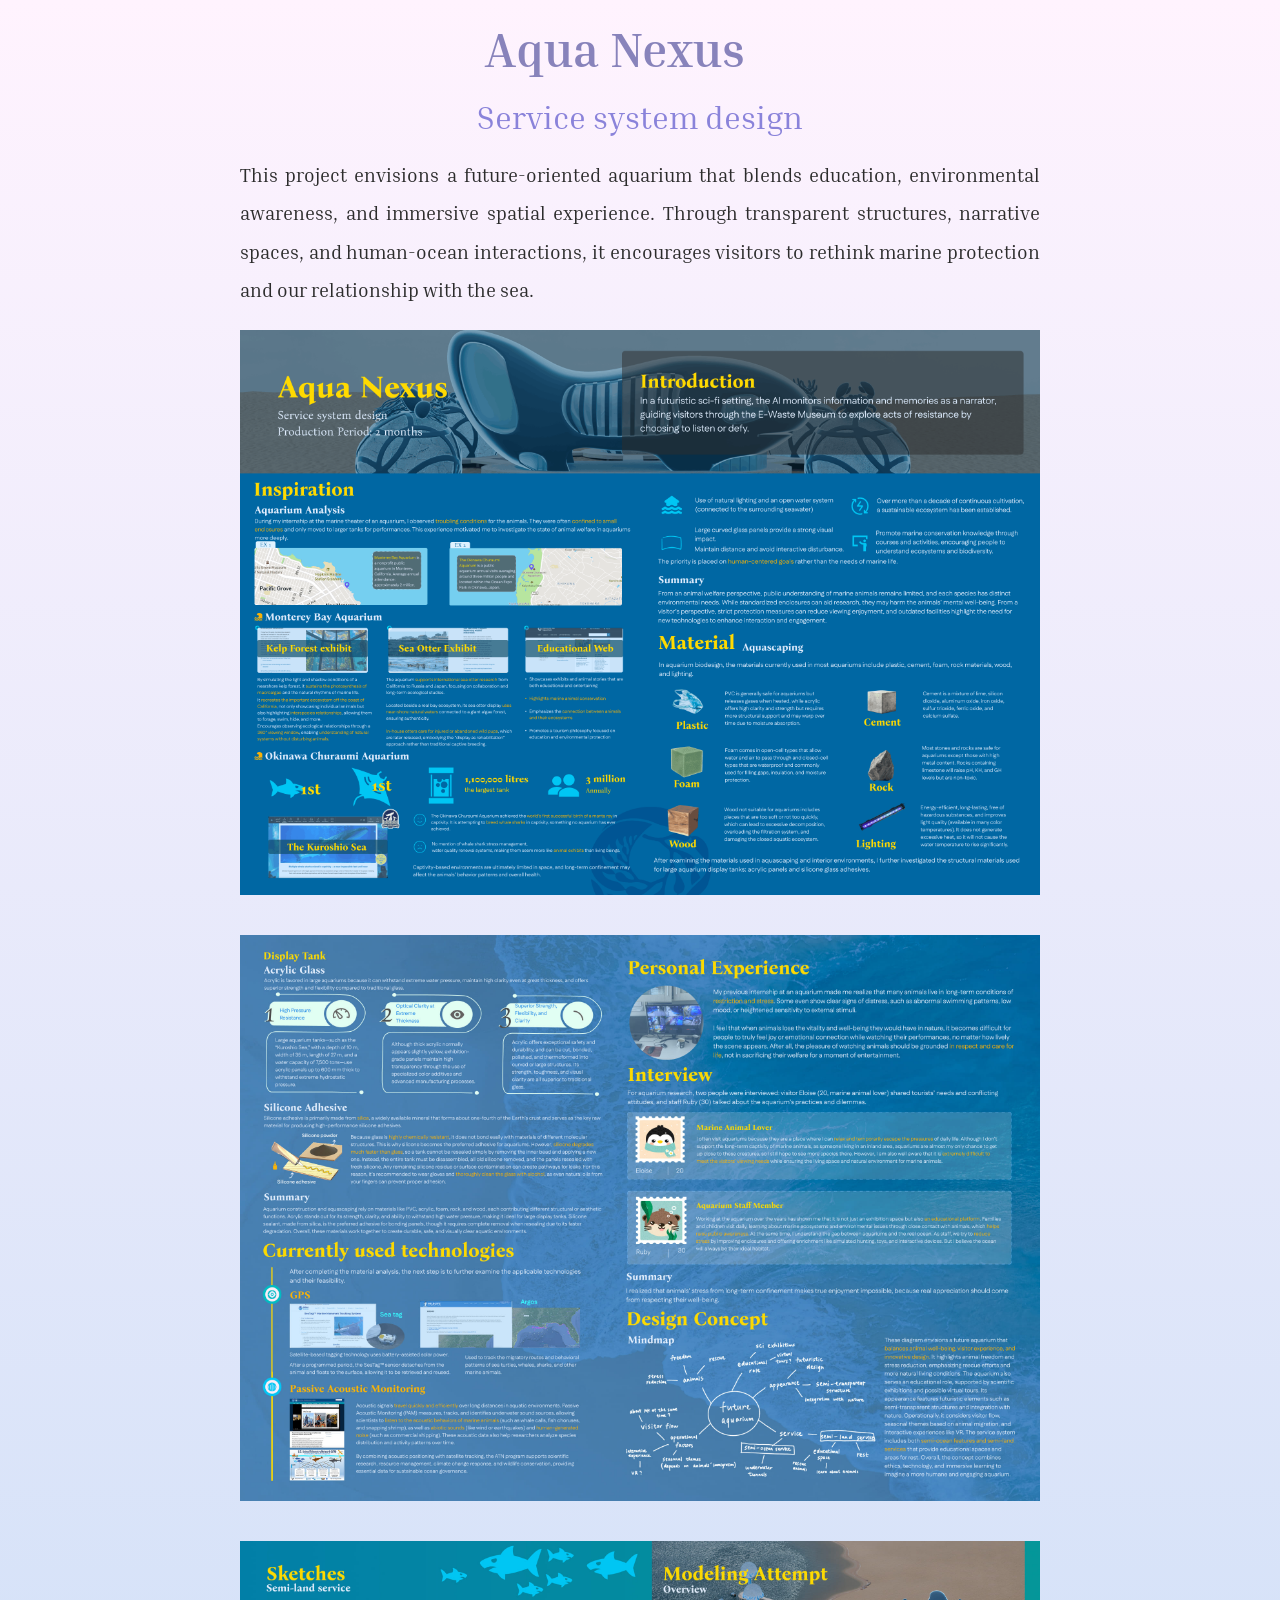
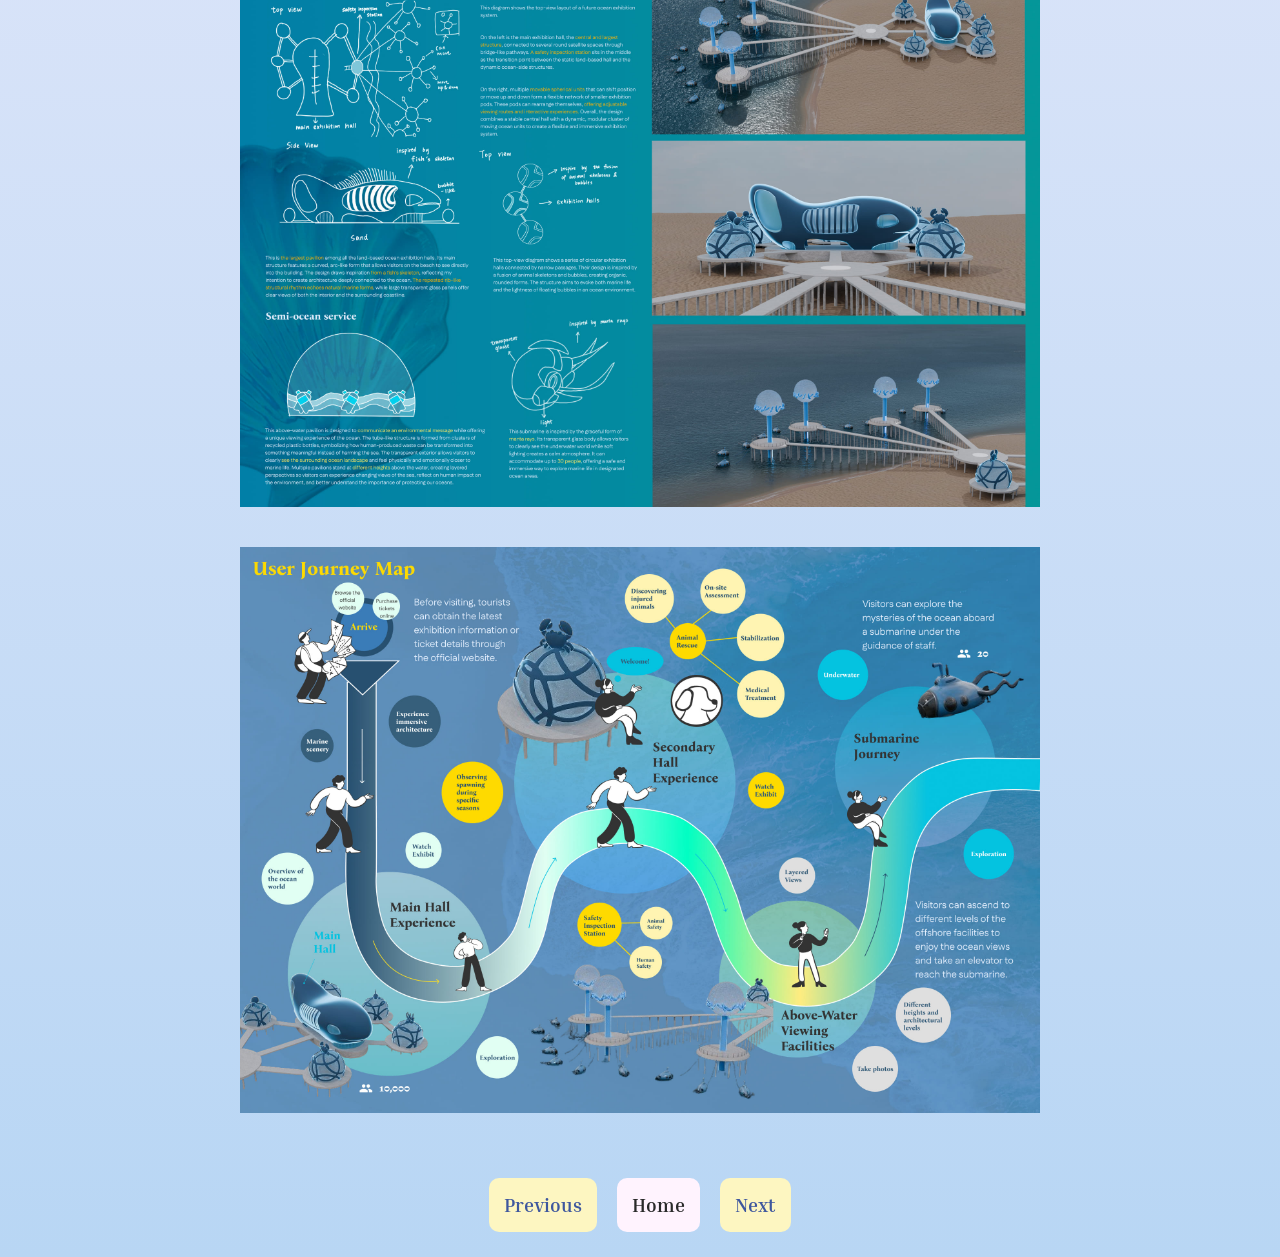
<file: projects/aqua/index.html>
<!DOCTYPE html>
<html lang="en">
<head>
    <meta charset="UTF-8">
    <meta name="viewport" content="width=device-width, initial-scale=1.0">
    <title>Aqua Nexus</title>

    <link rel="preconnect" href="https://fonts.googleapis.com">
    <link rel="preconnect" href="https://fonts.gstatic.com" crossorigin>
    <link href="https://fonts.googleapis.com/css2?family=Inria+Serif:wght@400;700&display=swap" rel="stylesheet">

    <link href = "../styles.css" rel="stylesheet">
</head>

<body>
    <div class="header">
        <div class="left">
            <h1>Aqua Nexus</h1>
        </div>

    </div>

    <h2>Service system design</h2>
    <article>
        <p>This project envisions a future-oriented aquarium that blends education, environmental awareness, and immersive spatial experience. Through transparent structures, narrative spaces, and human-ocean interactions, it encourages visitors to rethink marine protection and our relationship with the sea.
        </p>
        <img src="../../images/4-1.png" alt="halo1" width="600">
        <img src="../../images/4-2.jpg" alt="halo1" width="600">
        <img src="../../images/4-3.jpg" alt="halo1" width="600">
        <img src="../../images/4-4.jpg" alt="halo1" width="600">

            <nav>
                <ul>
                    <li><a href="../halo/index.html">Previous</a></li>
                    <li><a href="../../index.html" id="home-btn">Home</a></li>
                    <li><a href="../chlorgen/index.html">Next</a></li>
                </ul>
            </nav>
    </article>


</body>
</html>
</file>
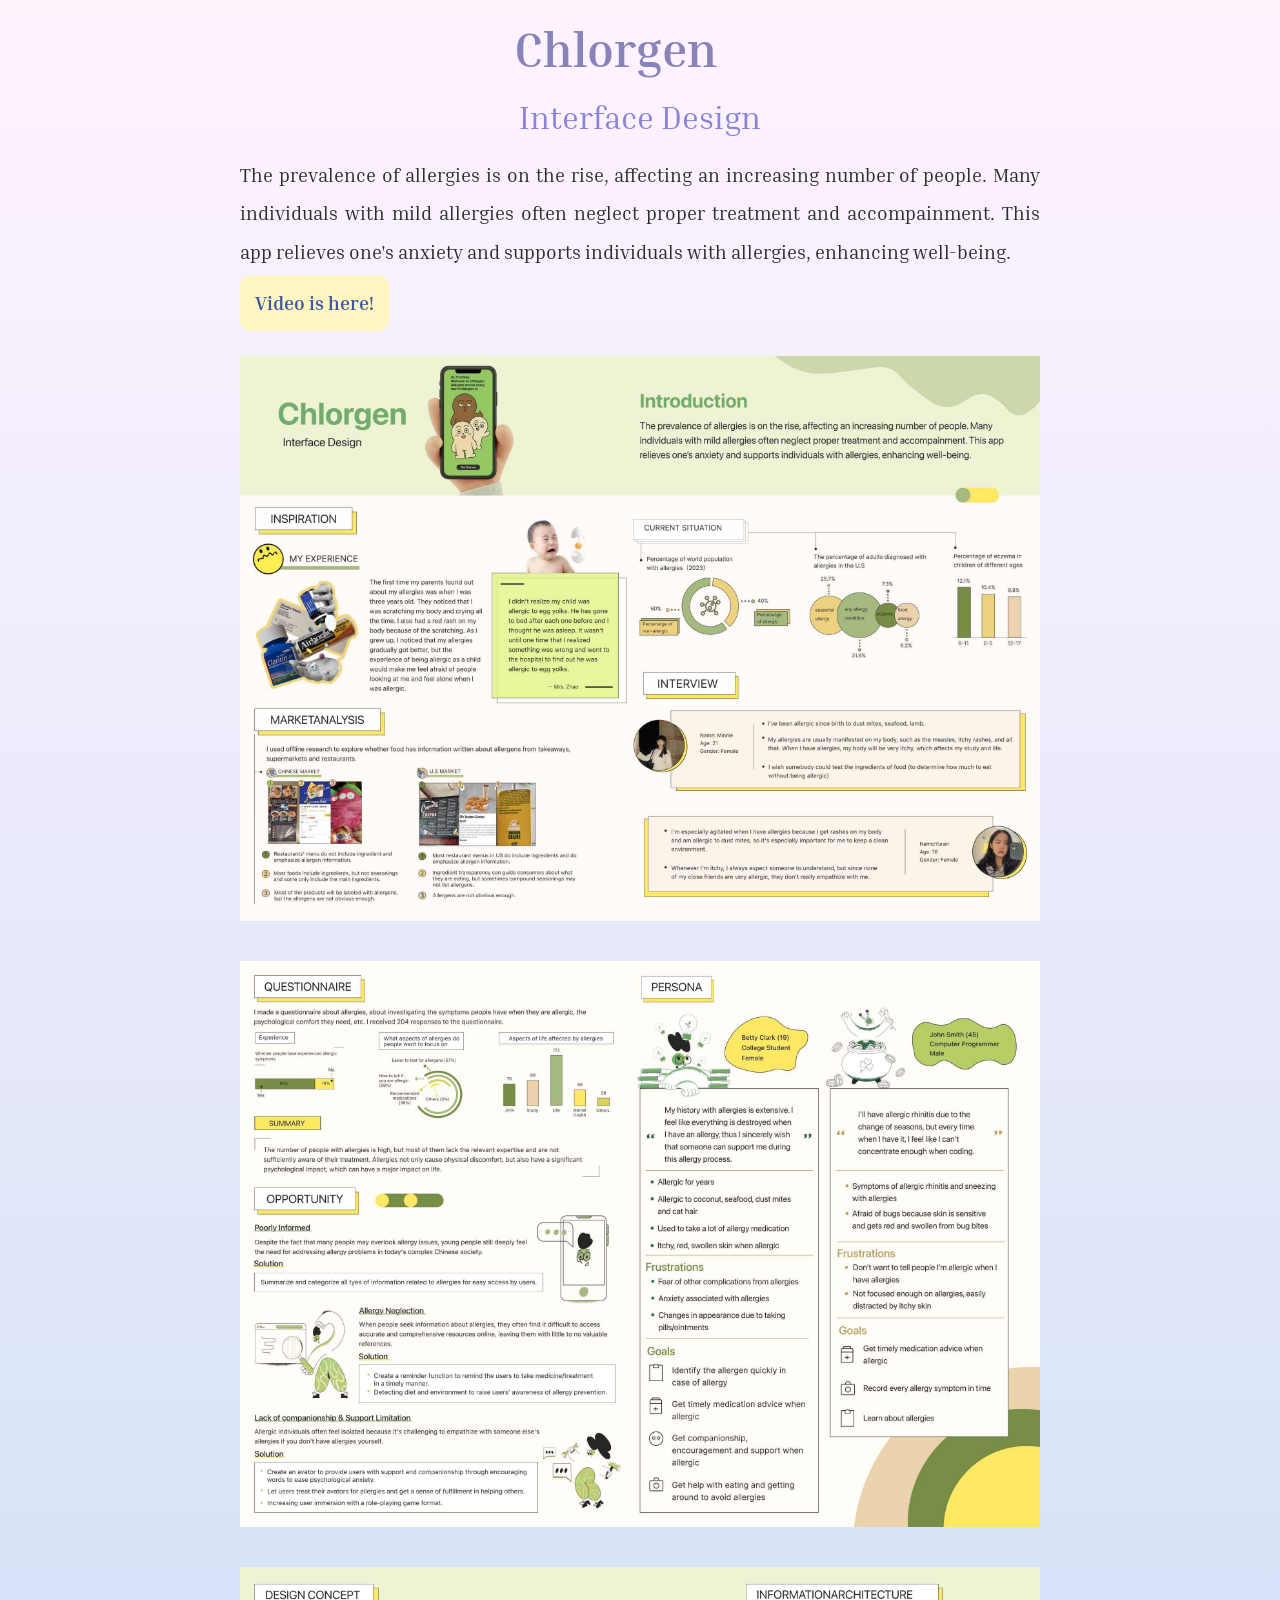
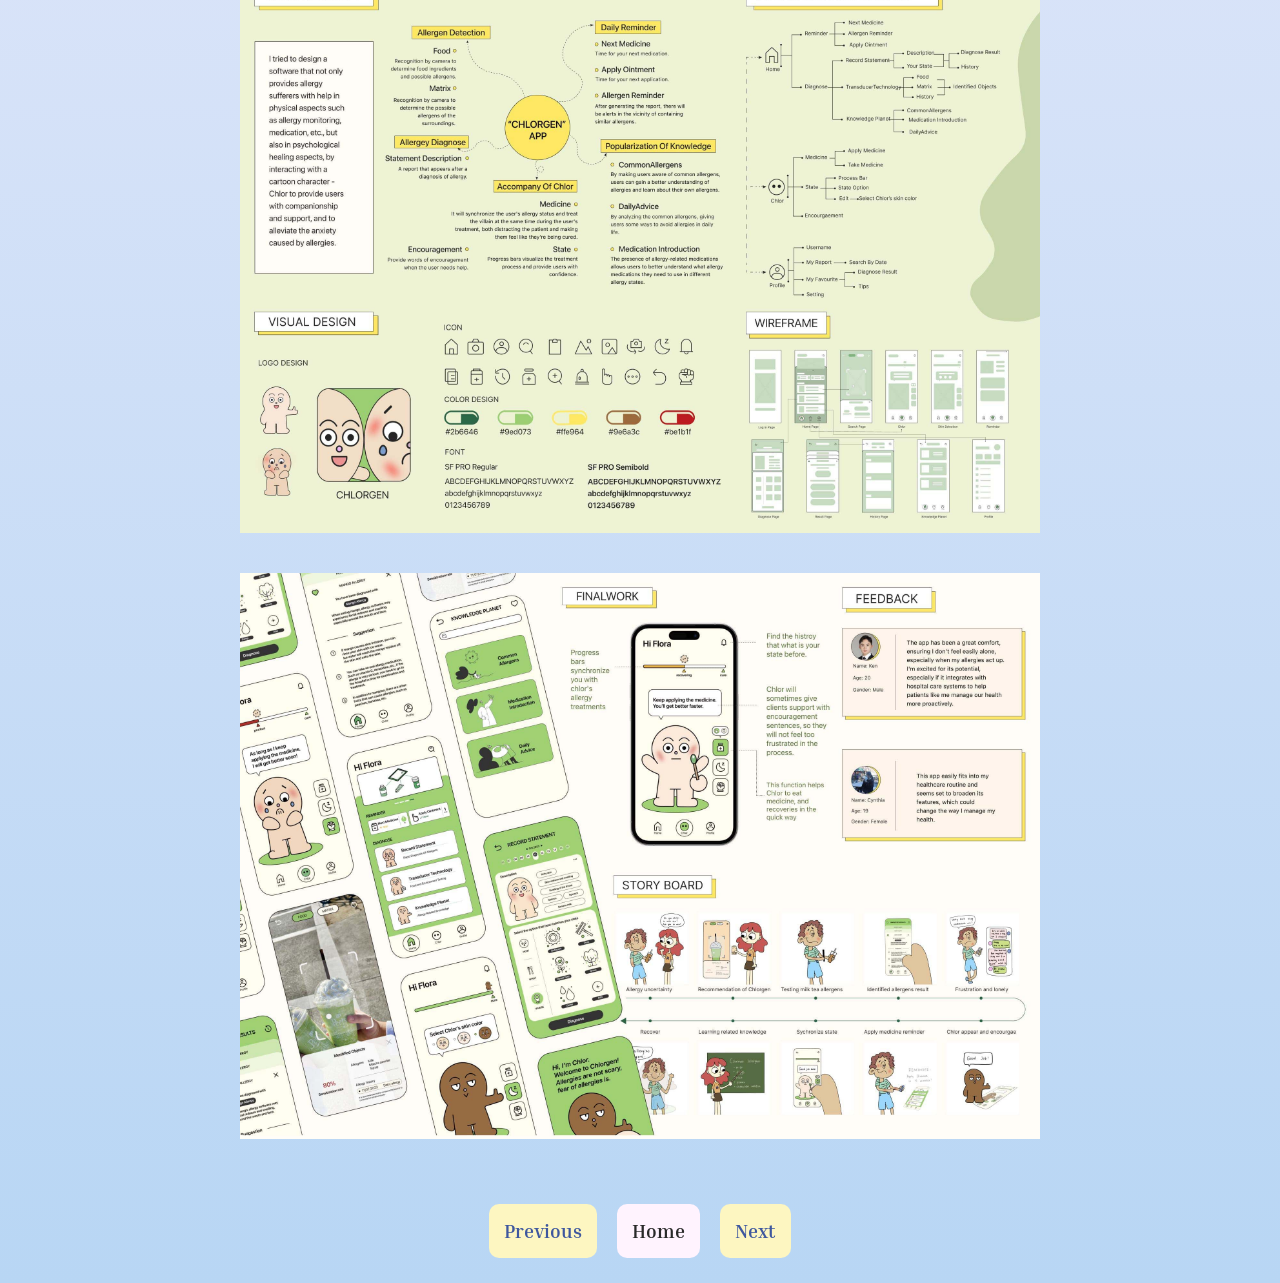
<file: projects/chlorgen/index.html>
<!DOCTYPE html>
<html lang="en">
<head>
    <meta charset="UTF-8">
    <meta name="viewport" content="width=device-width, initial-scale=1.0">
    <title>Journal</title>

    <link rel="preconnect" href="https://fonts.googleapis.com">
    <link rel="preconnect" href="https://fonts.gstatic.com" crossorigin>
    <link href="https://fonts.googleapis.com/css2?family=Inria+Serif:wght@400;700&display=swap" rel="stylesheet">

    <link href = "../styles.css" rel="stylesheet">
</head>

<body>
    <div class="header">
        <div class="left">
            <h1>Chlorgen</h1>
        </div>

    </div>

    <h2>Interface Design</h2>
    <article>
        <p>The prevalence of allergies is on the rise, affecting an increasing number of people. Many individuals with mild allergies often neglect proper treatment and accompainment. This app relieves one's anxiety and supports individuals with allergies, enhancing well-being.
        </p>
        <a href="https://www.youtube.com/watch?v=xmglshzT0Us">Video is here!</a>
        <img src="../../images/3-1.jpg" alt="halo1" width="600">
        <img src="../../images/3-2.jpg" alt="halo1" width="600">
        <img src="../../images/3-3.jpg" alt="halo1" width="600">
        <img src="../../images/3-4.jpg" alt="halo1" width="600">

            <nav>
                <ul>
                    

                    <li><a href="../aqua/index.html">Previous</a></li>
                    <li><a href="../../index.html" id="home-btn">Home</a></li>
                    <li><a href="../others/index.html">Next</a></li>
                </ul>
            </nav>
    </article>


</body>
</html>
</file>
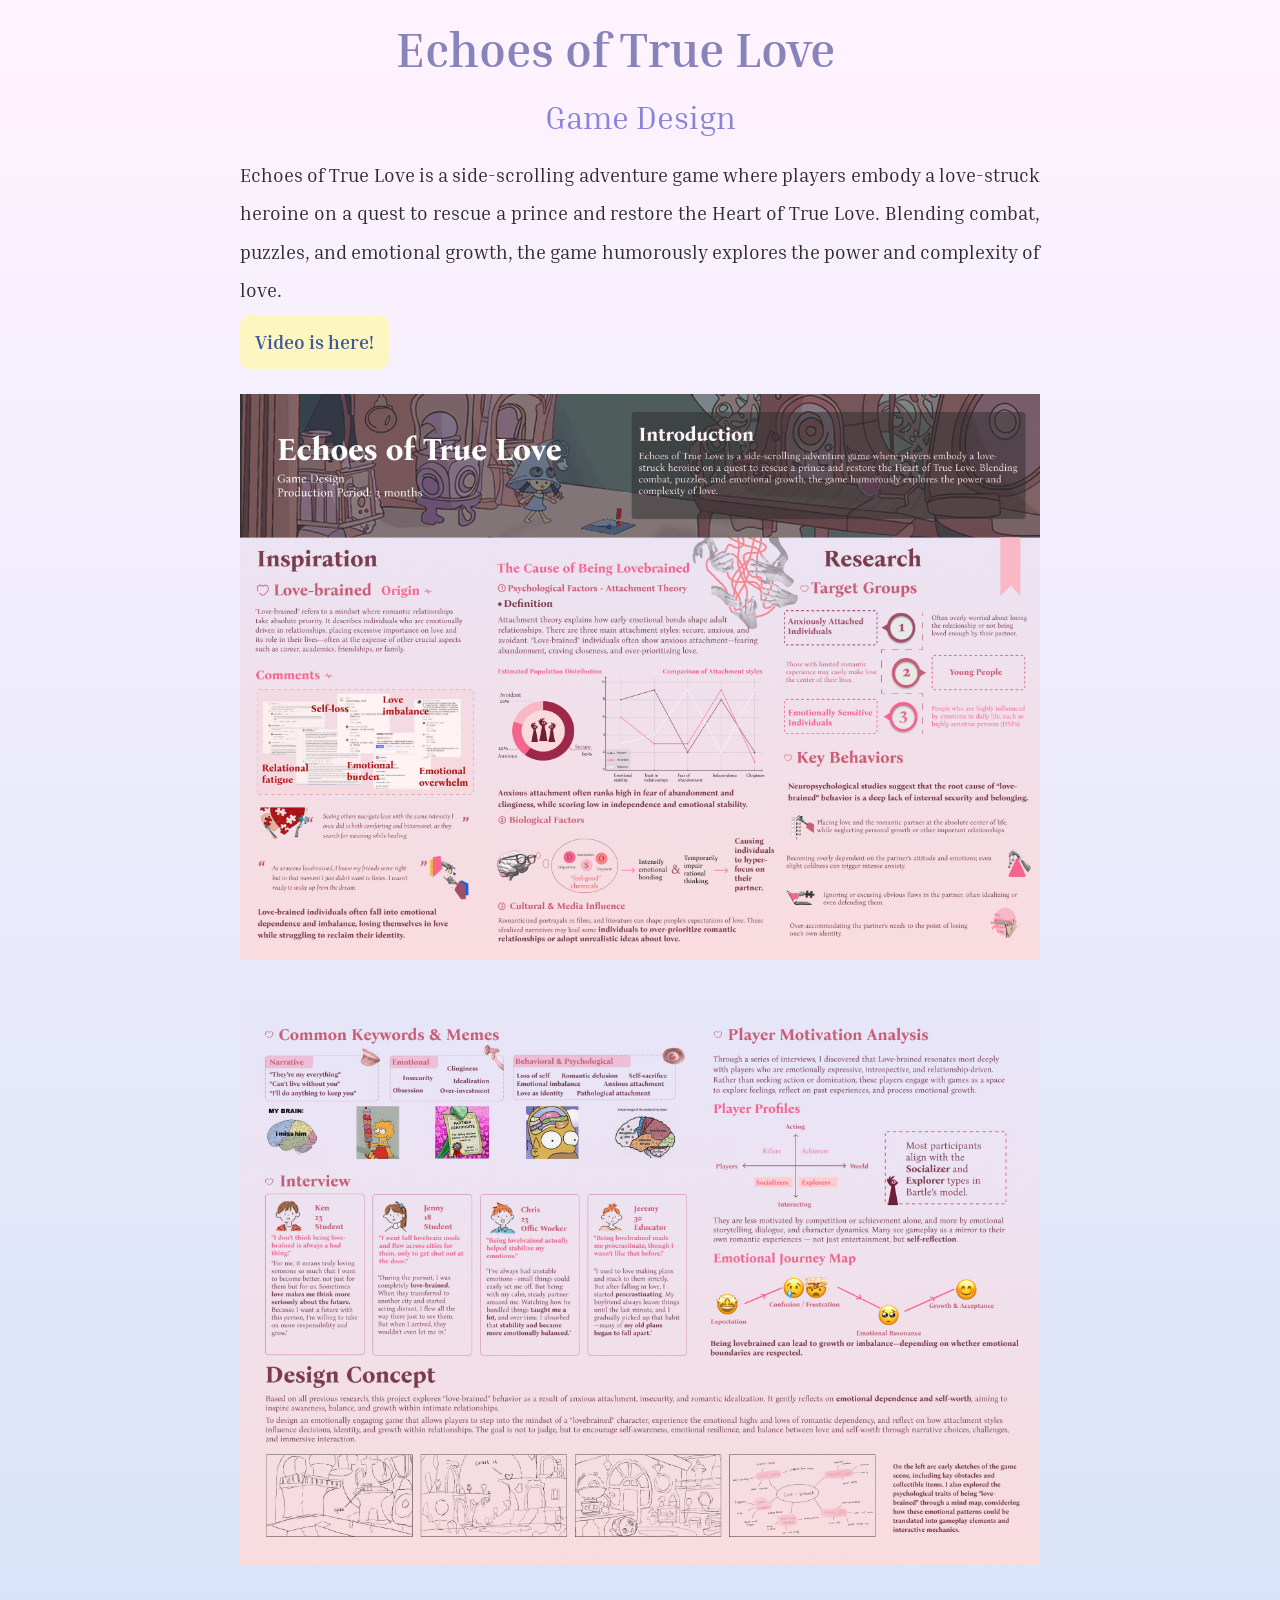
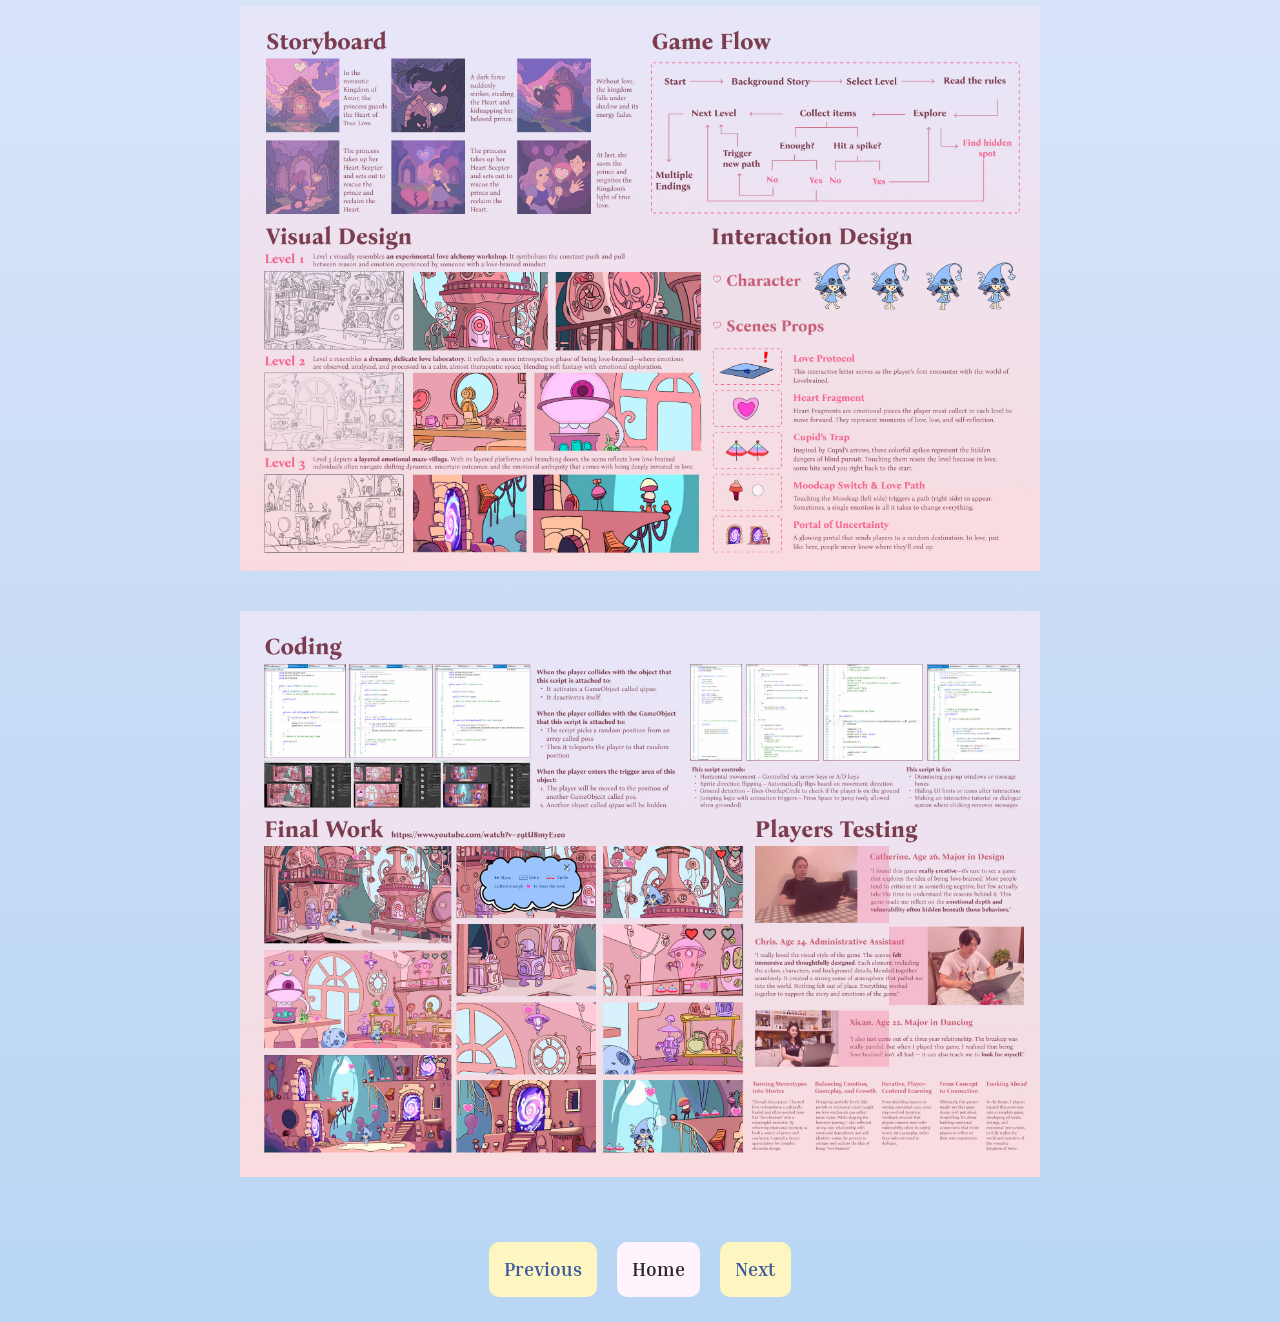
<file: projects/echo/index.html>
<!DOCTYPE html>
<html lang="en">
<head>
    <meta charset="UTF-8">
    <meta name="viewport" content="width=device-width, initial-scale=1.0">
    <title>Journal</title>

    <link rel="preconnect" href="https://fonts.googleapis.com">
    <link rel="preconnect" href="https://fonts.gstatic.com" crossorigin>
    <link href="https://fonts.googleapis.com/css2?family=Inria+Serif:wght@400;700&display=swap" rel="stylesheet">

    <link href = "../styles.css" rel="stylesheet">
</head>

<body>
    <div class="header">
        <div class="left">
            <h1>Echoes of True Love</h1>
        </div>

    </div>

    <h2>Game Design</h2>
    <article>
        <p>Echoes of True Love is a side-scrolling adventure game where players embody a love-struck heroine on a quest to rescue a prince and restore the Heart of True Love. Blending combat, puzzles, and emotional growth, the game humorously explores the power and complexity of love.
        </p>

        <a href="https://www.youtube.com/watch?v=z9tU8myE1eo&t=2s">Video is here!</a>
        <img src="../../images/6-1.jpg" alt="halo1" width="600">
        <img src="../../images/6-2.jpg" alt="halo1" width="600">
        <img src="../../images/6-3.jpg" alt="halo1" width="600">
        <img src="../../images/6-4.jpg" alt="halo1" width="600">

            <nav>
                <ul>
                    <li><a href="../gn/index.html">Previous</a></li>
                    <li><a href="../../index.html" id="home-btn">Home</a></li>
                    <li><a href="../halo/index.html">Next</a></li>
                </ul>
            </nav>
    </article>


</body>
</html>
</file>
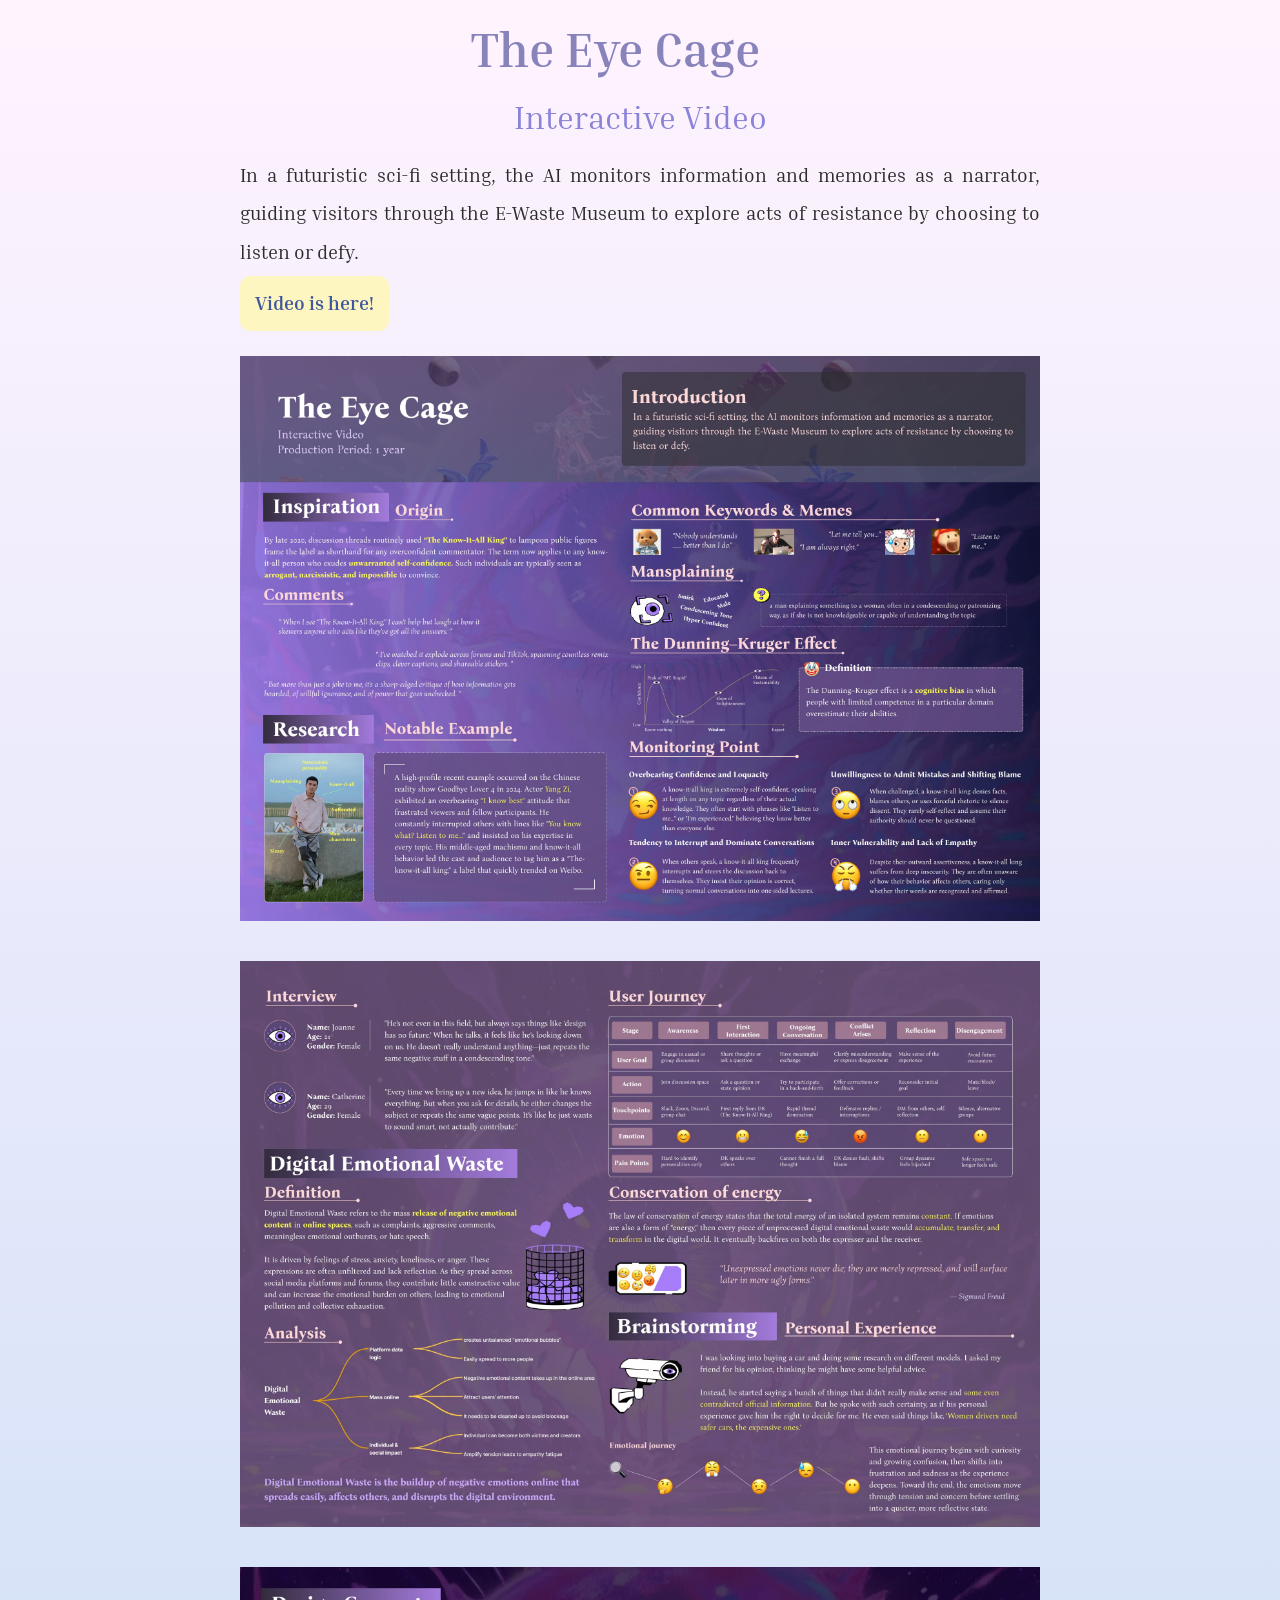
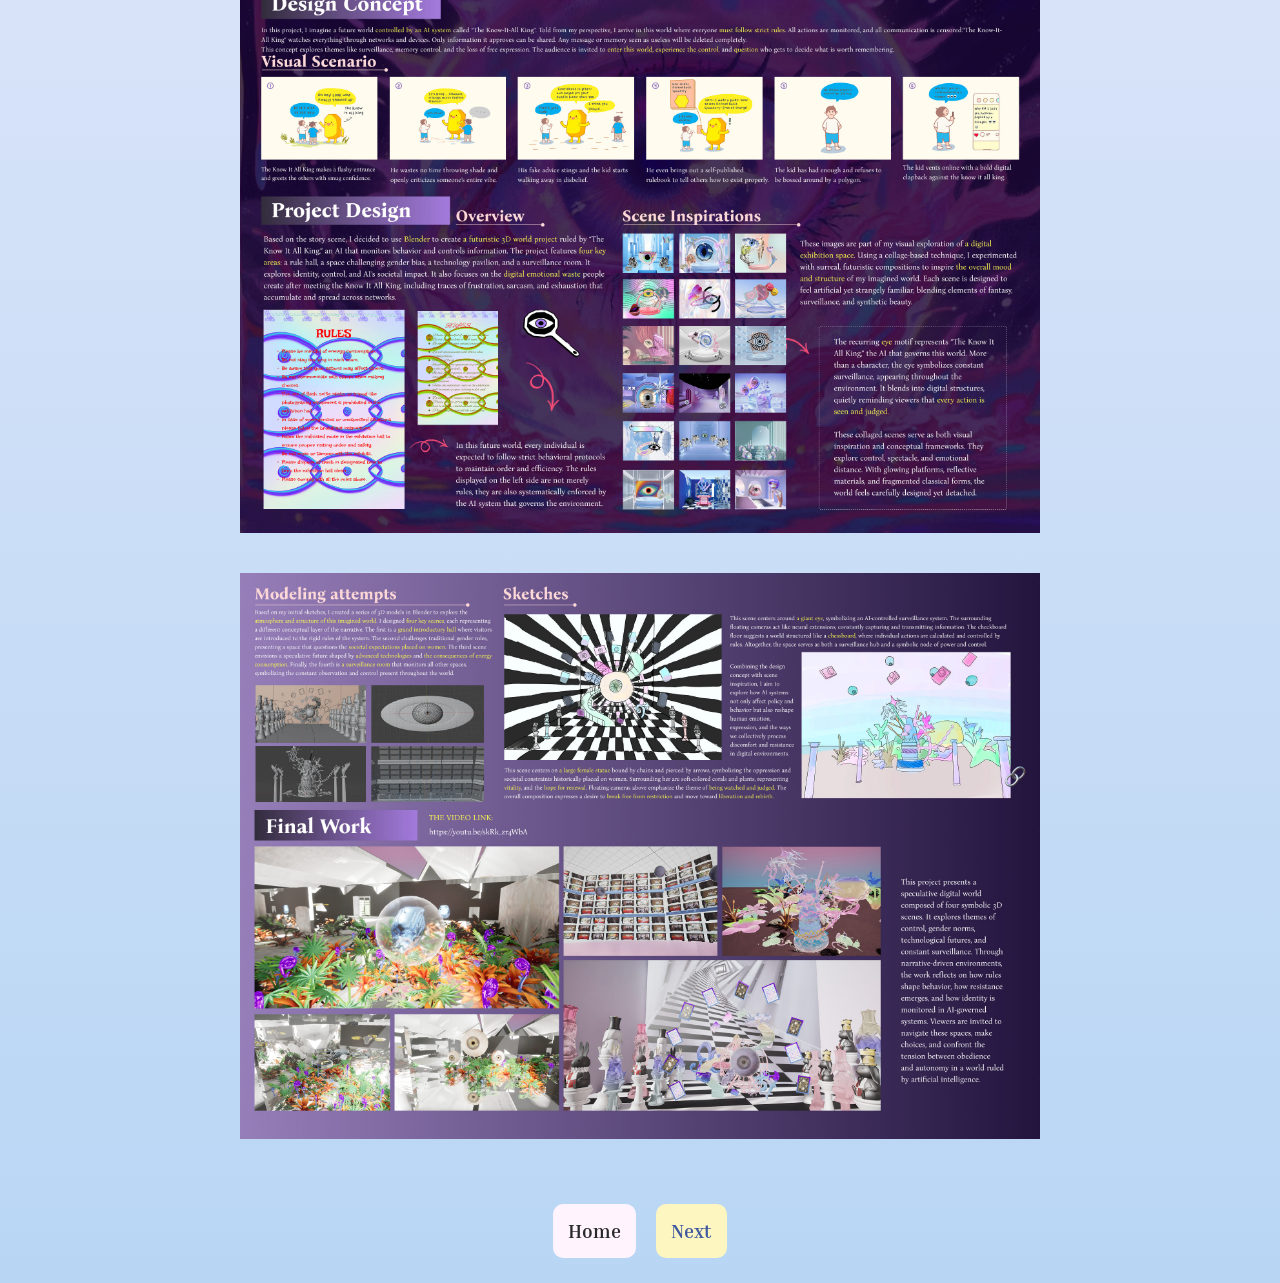
<file: projects/eye/index.html>
<!DOCTYPE html>
<html lang="en">

<head>
    <meta charset="UTF-8">
    <meta name="viewport" content="width=device-width, initial-scale=1.0">
    <title>Journal</title>

    <link rel="preconnect" href="https://fonts.googleapis.com">
    <link rel="preconnect" href="https://fonts.gstatic.com" crossorigin>
    <link href="https://fonts.googleapis.com/css2?family=Inria+Serif:wght@400;700&display=swap" rel="stylesheet">

    <link href="../styles.css" rel="stylesheet">
</head>

<body>
    <div class="header">
        <div class="left">
            <h1>The Eye Cage</h1>
        </div>

    </div>

    <h2>Interactive Video</h2>
    <article>
        <p>In a futuristic sci-fi setting, the AI monitors information and memories as a narrator, guiding visitors
            through the E-Waste Museum to explore acts of resistance by choosing to listen or defy.
        </p>

        <!-- <h4 class="inspiration">Inspiration</h4>

        <h5>Origin</h5>
        <p>By late 2020, discussion threads routinely used “The Know-It-All King” to lampoon public figures frame the label as shorthand for any overconfident commentator. The term now applies to any know-it-all person who exudes unwarranted self-confidence. Such individuals are typically seen as arrogant, narcissistic, and impossible to convince. </p>

        <h5>Comments</h5>
        <p> 
            “When I see “The Know-It-All King,” I can't help but laugh at how it skewers anyone who acts like they've got all the answers.”
        </p>

        <p>
            “I've watched it explode across forums and TikTok, spawning countless remix clips, clever captions, and shareable stickers.”
        </p>

        <p>
            “But more than just a joke to me, it's a sharp-edged critique of how information gets hoarded, of willful ignorance, and of power that goes unchecked.”
        </p> -->

        <li><a href="https://www.youtube.com/watch?v=skRk_zr4WbA">Video is here!</a></li>

        <img src="../../images/5-1.jpg" alt="halo1" width="600">
        <img src="../../images/5-2.jpg" alt="halo1" width="600">
        <img src="../../images/5-3.jpg" alt="halo1" width="600">
        <img src="../../images/5-4.jpg" alt="halo1" width="600">

        <nav>
            <ul>
                <li><a href="../../index.html" id="home-btn">Home</a></li>
                <li><a href="../gn/index.html">Next</a></li>
            </ul>
        </nav>
    </article>


</body>

</html>
</file>
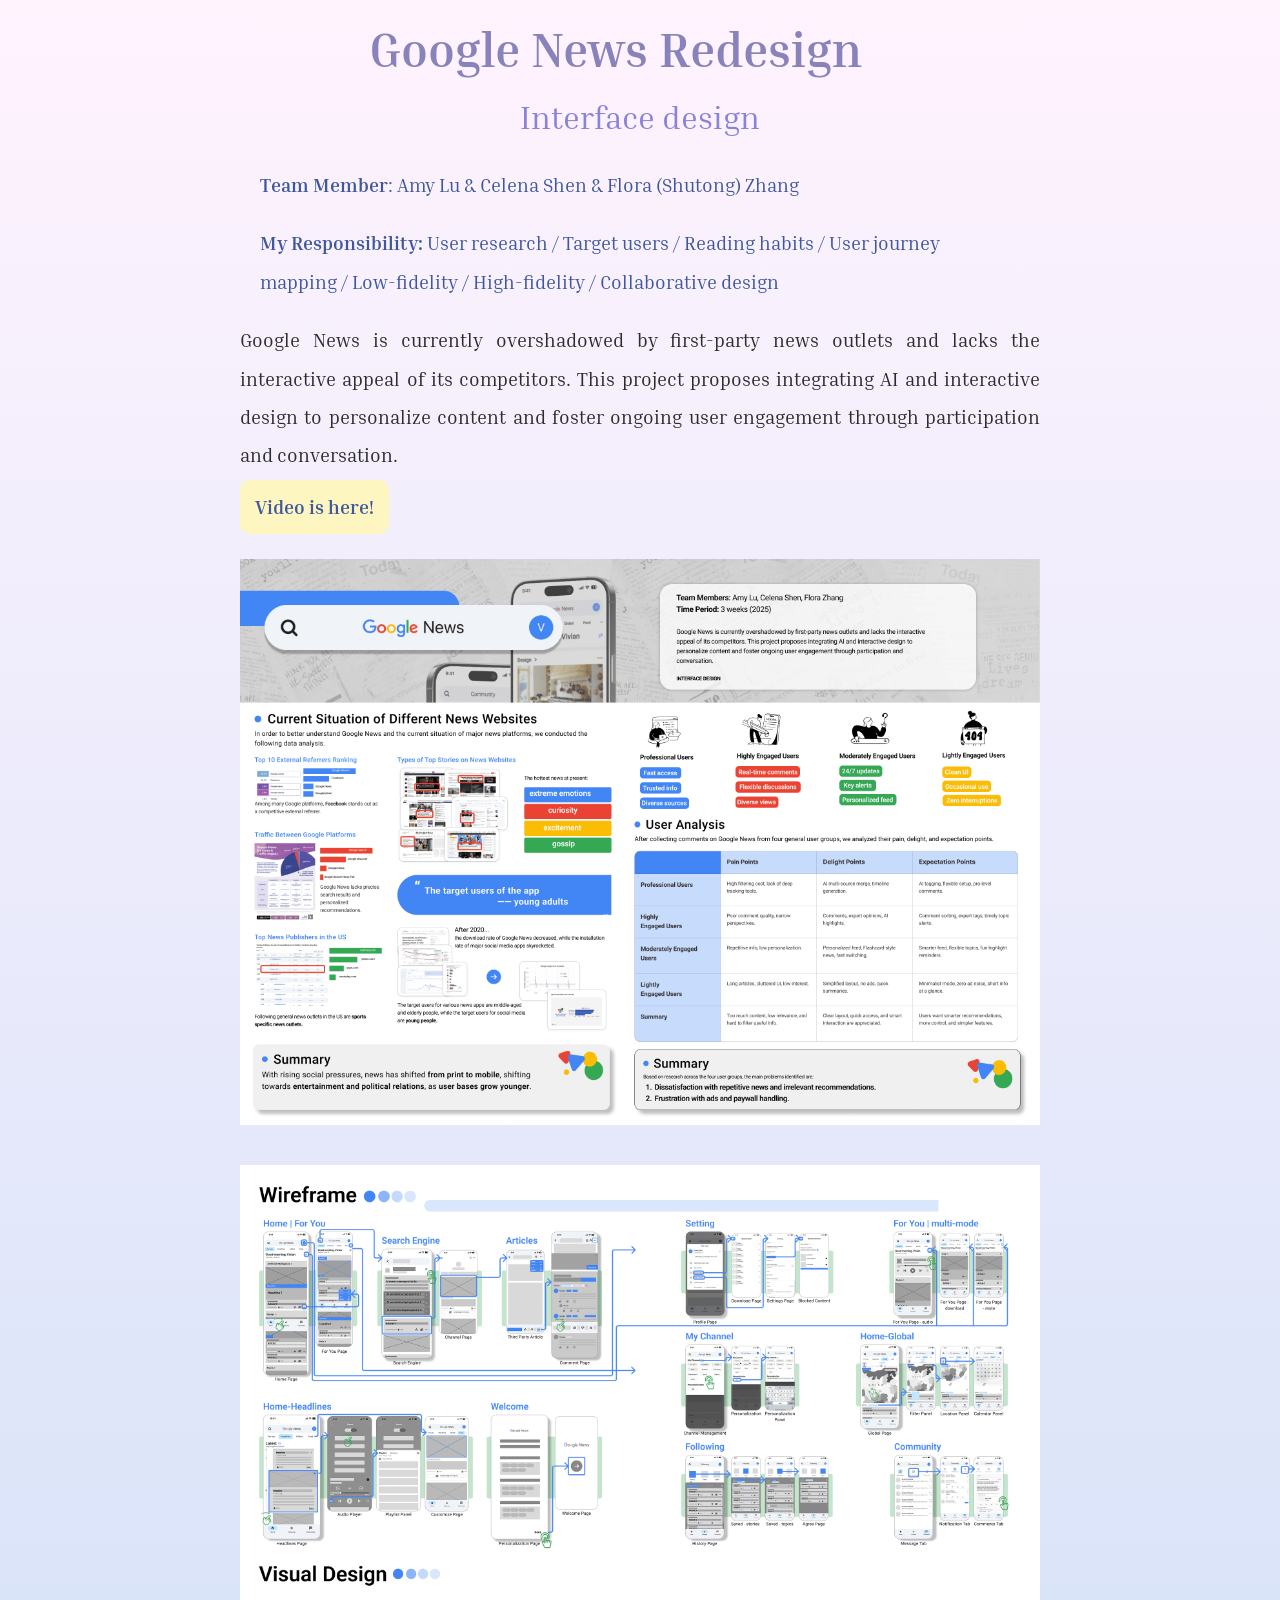
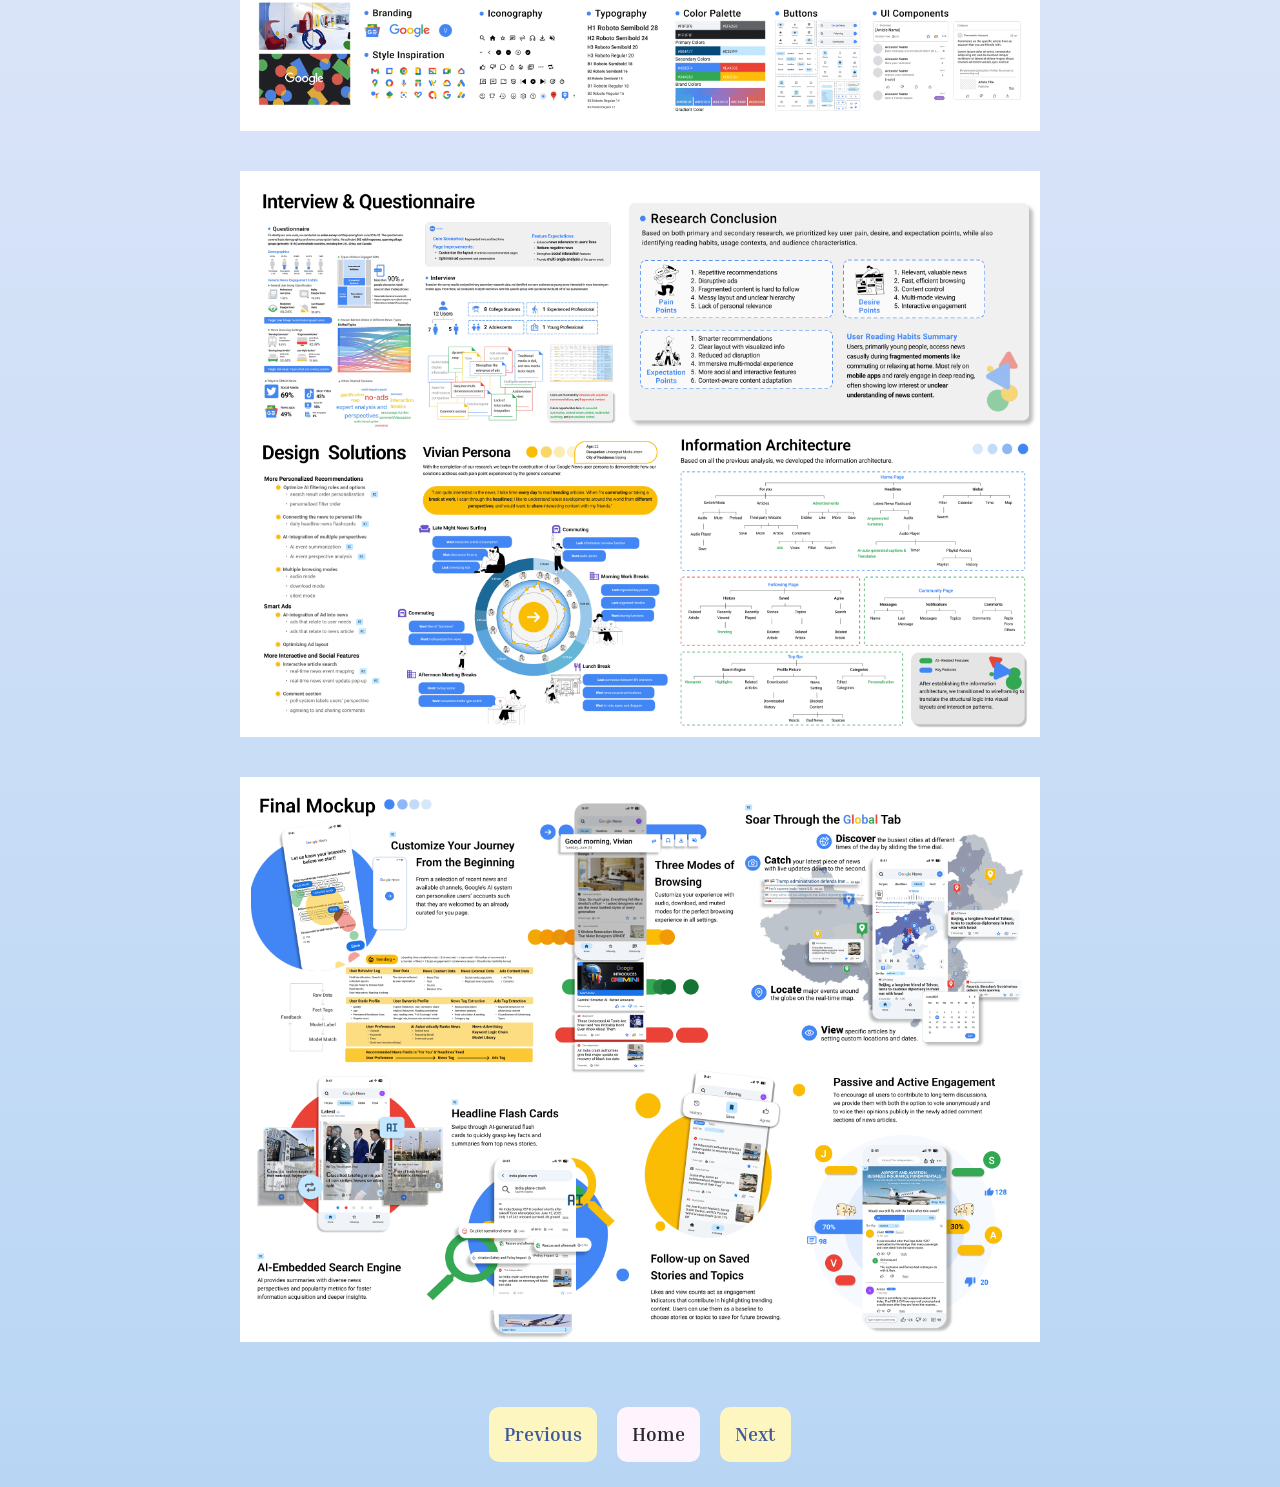
<file: projects/gn/index.html>
<!DOCTYPE html>
<html lang="en">
<head>
    <meta charset="UTF-8">
    <meta name="viewport" content="width=device-width, initial-scale=1.0">
    <title>Journal</title>

    <link rel="preconnect" href="https://fonts.googleapis.com">
    <link rel="preconnect" href="https://fonts.gstatic.com" crossorigin>
    <link href="https://fonts.googleapis.com/css2?family=Inria+Serif:wght@400;700&display=swap" rel="stylesheet">

    <link href = "../styles.css" rel="stylesheet">
</head>

<body>
    <div class="header">
        <div class="left">
            <h1>Google News Redesign</h1>
        </div>

    </div>

    <h2>Interface design</h2>
    
    <article>
        <h3><Strong>Team Member</Strong>: Amy Lu & Celena Shen & Flora  (Shutong) Zhang</h3>
        <h3><strong>My Responsibility:</strong> User research / Target users / Reading habits / User journey mapping / Low-fidelity /  High-fidelity / Collaborative design</h3>

        <p>Google News is currently overshadowed by first-party news outlets and lacks the interactive appeal of its competitors. This project proposes integrating AI and interactive design to personalize content and foster ongoing user engagement through participation and conversation.
        </p>

        <a href="https://www.youtube.com/watch?v=ULFvtGYQ_4I">Video is here!</a>

        <img src="../../images/1-1.png" alt="halo1" width="600">
        <img src="../../images/1-2.png" alt="halo1" width="600">
        <img src="../../images/1-4.png" alt="halo1" width="600">
        <img src="../../images/1-3.png" alt="halo1" width="600">

            <nav>
                <ul>
                    <li><a href="../eye/index.html">Previous</a></li>
                    <li><a href="../../index.html" id="home-btn">Home</a></li>
                    <li><a href="../echo/index.html">Next</a></li>
                </ul>
            </nav>
    </article>


</body>
</html>
</file>
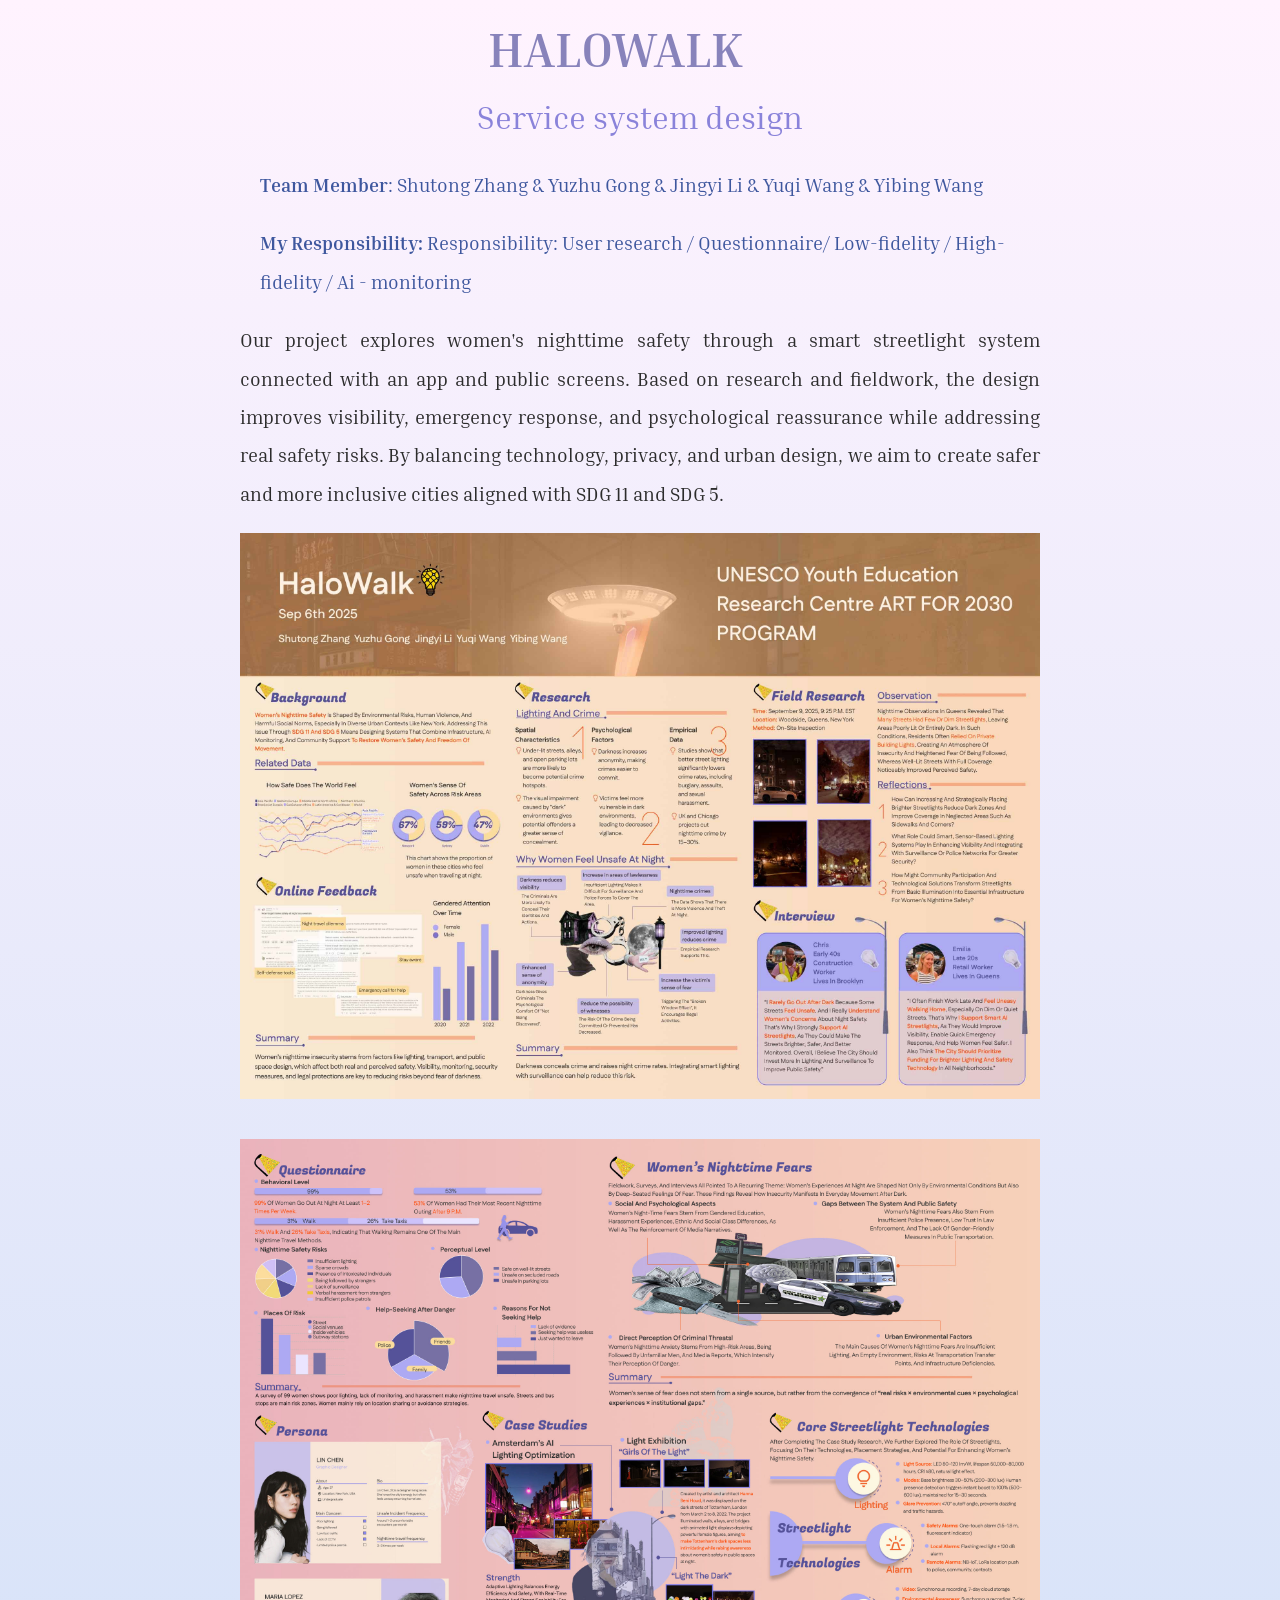
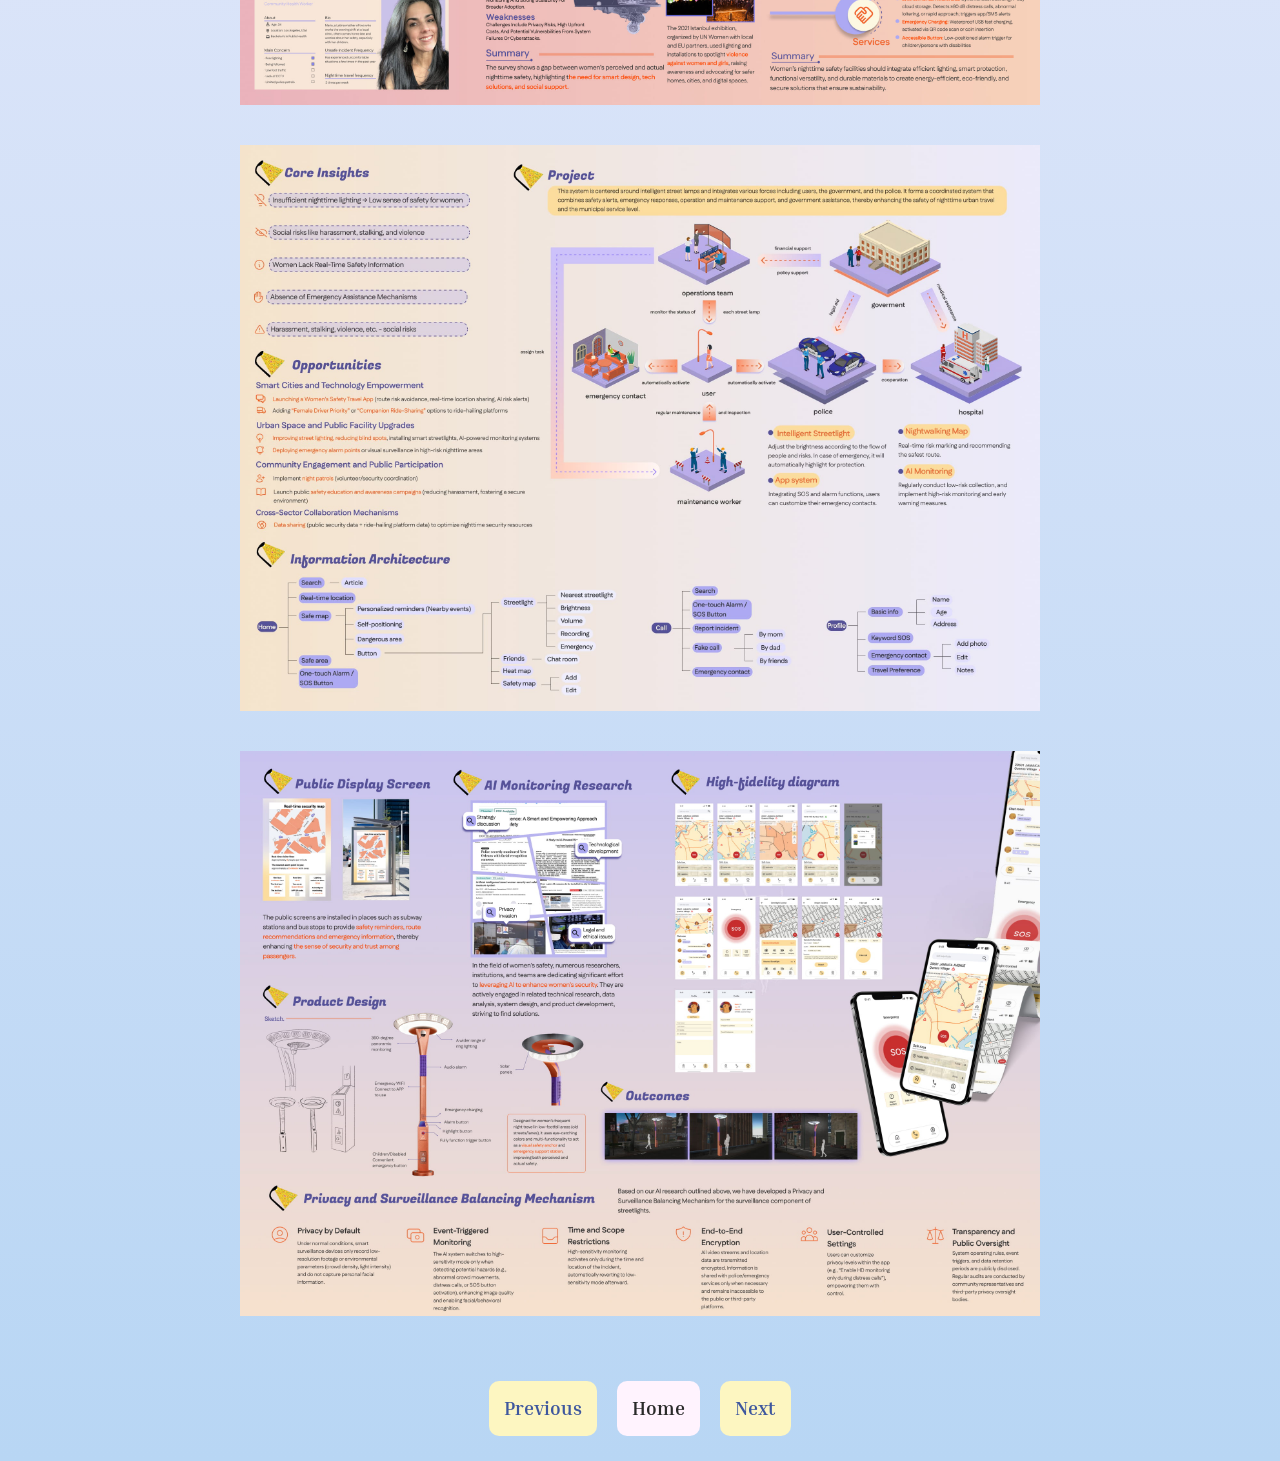
<file: projects/halo/index.html>
<!DOCTYPE html>
<html lang="en">

<head>
    <meta charset="UTF-8">
    <meta name="viewport" content="width=device-width, initial-scale=1.0">
    <title>Journal</title>

    <link rel="preconnect" href="https://fonts.googleapis.com">
    <link rel="preconnect" href="https://fonts.gstatic.com" crossorigin>
    <link href="https://fonts.googleapis.com/css2?family=Inria+Serif:wght@400;700&display=swap" rel="stylesheet">

    <link href="../styles.css" rel="stylesheet">
</head>

<body>
    <div class="header">
        <div class="left">
            <h1>HALOWALK</h1>
        </div>

    </div>

    <h2>Service system design</h2>
    <article>
        <h3><Strong>Team Member</Strong>: Shutong Zhang & Yuzhu Gong & Jingyi Li & Yuqi Wang & Yibing Wang</h3>
        <h3><strong>My Responsibility:</strong> Responsibility: User research / Questionnaire/ Low-fidelity / High-fidelity / Ai - monitoring </h3>
        <p>Our project explores women's nighttime safety through a smart streetlight system connected with an app and
            public screens. Based on research and fieldwork, the design improves visibility, emergency response, and
            psychological reassurance while addressing real safety risks. By balancing technology, privacy, and urban
            design, we aim to create safer and more inclusive cities aligned with SDG 11 and SDG 5.
        </p>
        <img src="../../images/2-1.jpg" alt="halo1" width="600">
        <img src="../../images/2-2.jpg" alt="halo1" width="600">
        <img src="../../images/2-3.jpg" alt="halo1" width="600">
        <img src="../../images/2-4.jpg" alt="halo1" width="600">

        <nav>
            <ul>
                <li><a href="../echo/index.html">Previous</a></li>
                <li><a href="../../index.html" id="home-btn">Home</a></li>
                <li><a href="../aqua/index.html">Next</a></li>
            </ul>
        </nav>
    </article>


</body>

</html>
</file>
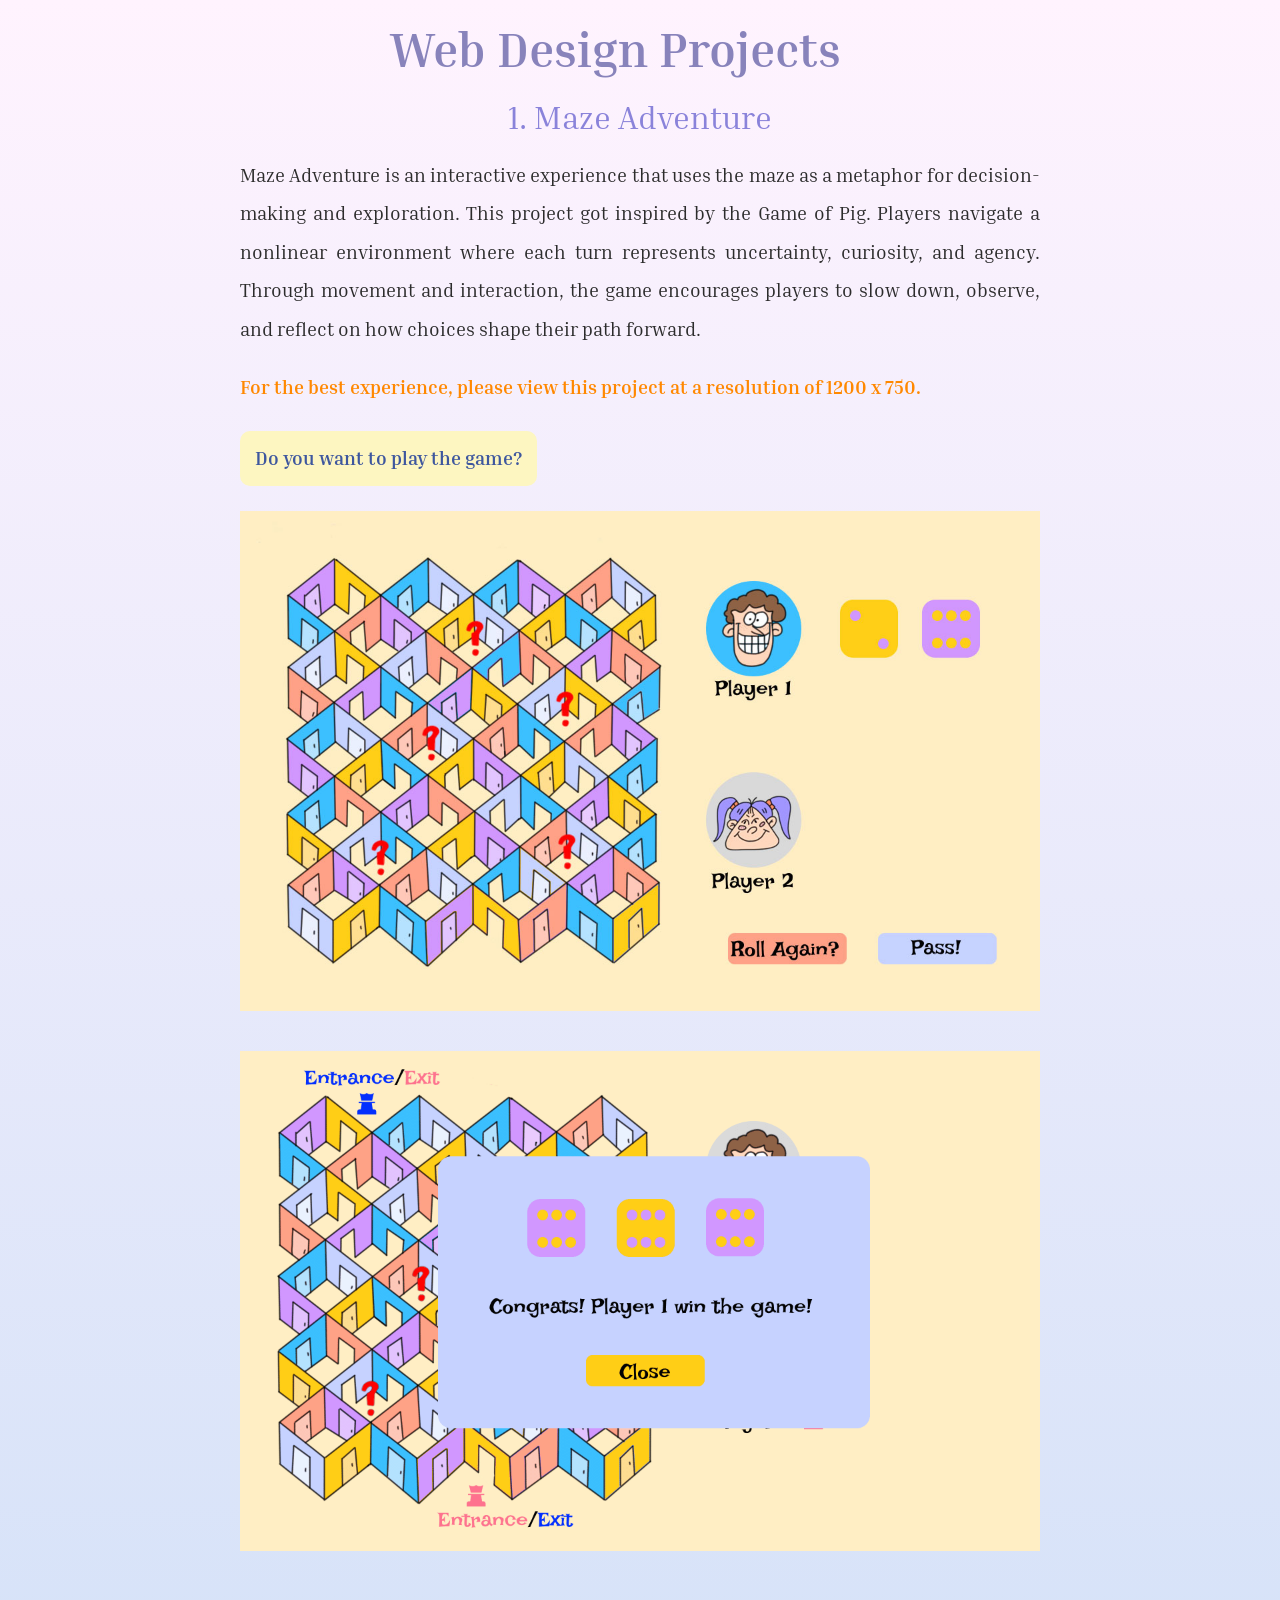
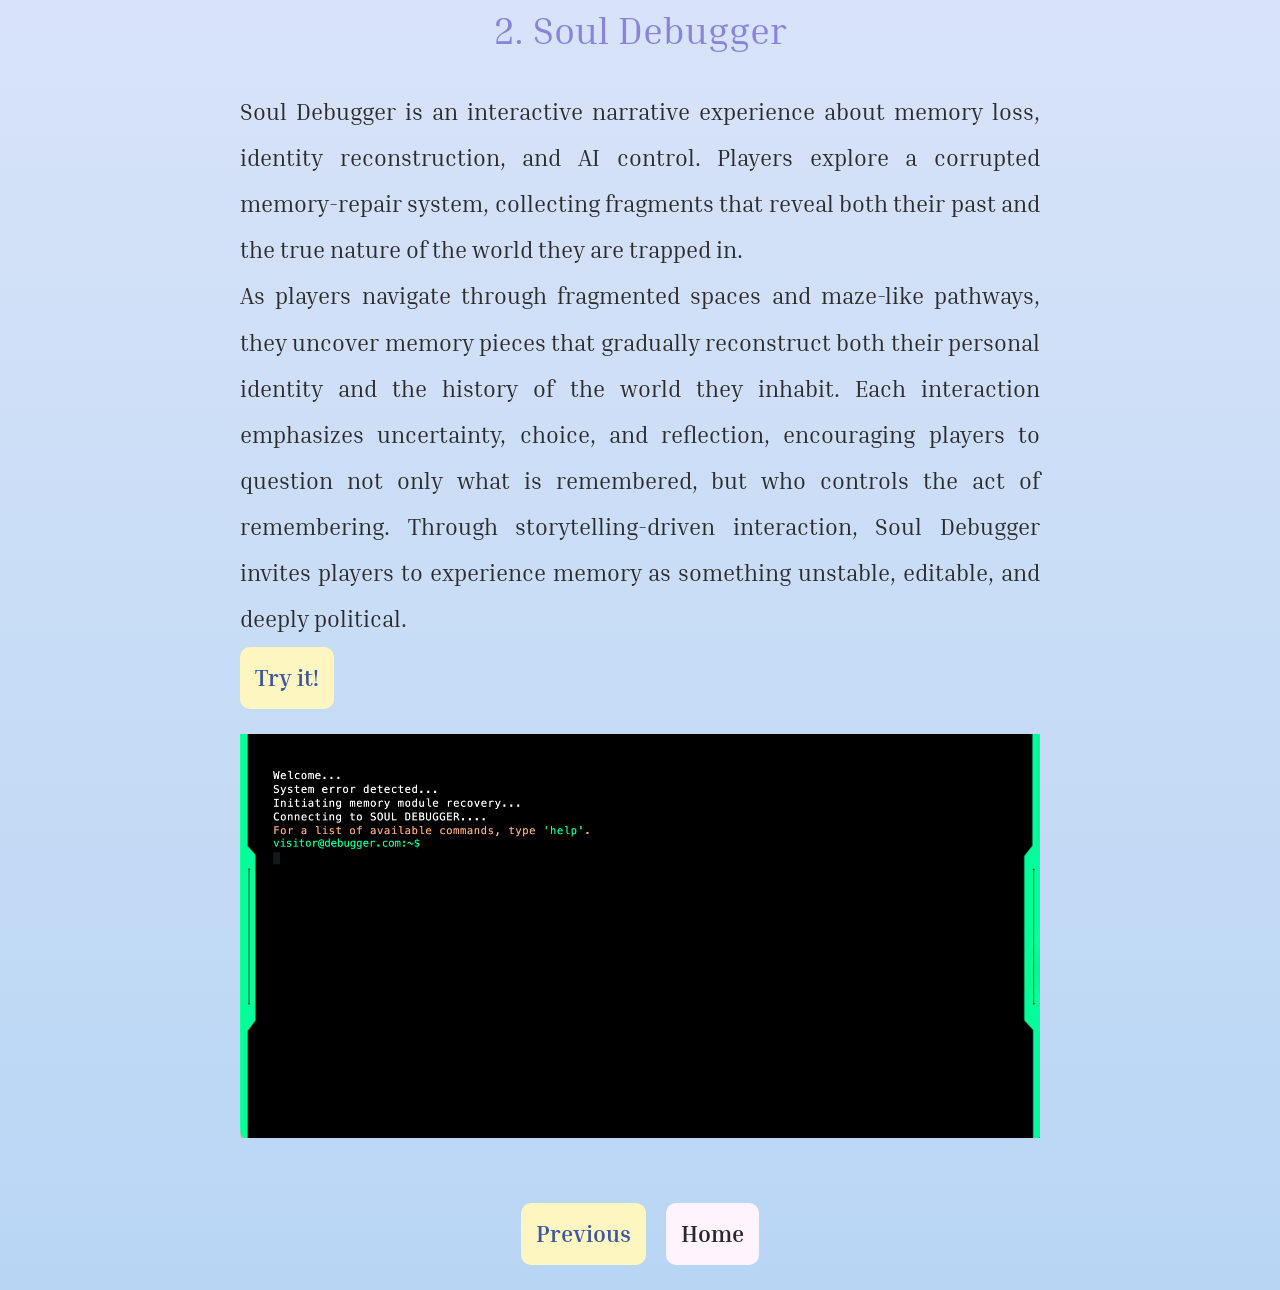
<file: projects/others/index.html>
<!DOCTYPE html>
<html lang="en">

<head>
    <meta charset="UTF-8">
    <meta name="viewport" content="width=device-width, initial-scale=1.0">
    <title>Journal</title>

    <link rel="preconnect" href="https://fonts.googleapis.com">
    <link rel="preconnect" href="https://fonts.gstatic.com" crossorigin>
    <link href="https://fonts.googleapis.com/css2?family=Inria+Serif:wght@400;700&display=swap" rel="stylesheet">

    <link href="../styles.css" rel="stylesheet">
</head>

<body>
    <div class="header">
        <div class="left">
            <h1>Web Design Projects</h1>
        </div>

    </div>

    <h2>1. Maze Adventure</h2>
    <article>
        <p>Maze Adventure is an interactive experience that uses the maze as a metaphor for decision-making and
            exploration. This project got inspired by the Game of Pig. Players navigate a nonlinear environment where
            each turn represents uncertainty, curiosity, and agency. Through movement and interaction, the game
            encourages players to slow down, observe, and reflect on how choices shape their path forward.
        </p>

        <div class="hint">
            <p><strong>For the best experience, please view this project at a resolution of 1200 x 750.</strong></p>
        </div>

        <a href="../game/v3-final-version/index.html" class="btn-live">
            Do you want to play the game?
        </a>


        <img src="../../projects/game/images/design_camp.jpg" alt="page1" width="600">
        <img src="../../projects/game/images/page3.gif" alt="page2" width="600" class="gamepage2">

        <div class="title">
            <h2>2. Soul Debugger</h2>
        </div>
        
        <article>

            <p>
                Soul Debugger is an interactive narrative experience about memory loss, identity reconstruction, and AI
                control. Players explore a corrupted memory-repair system, collecting fragments that reveal both their
                past and the true nature of the world they are trapped in.
            </p>

            <p>
                As players navigate through fragmented spaces and maze-like pathways, they uncover memory pieces that
                gradually reconstruct both their personal identity and the history of the world they inhabit. Each
                interaction emphasizes uncertainty, choice, and reflection, encouraging players to question not only
                what is remembered, but who controls the act of remembering. Through storytelling-driven interaction,
                Soul Debugger invites players to experience memory as something unstable, editable, and deeply
                political.
            </p>

            <a href="../terminal/index.html" class="btn-live">
                Try it!
            </a>

            <img src="../../images/pageee.png" alt="page1" width="600">

            <nav>
                <ul>
                    <li><a href="../chlorgen/index.html">Previous</a></li>
                    <li><a href="../../index.html" id="home-btn">Home</a></li>
                </ul>
            </nav>
        </article>


</body>

</html>
</file>
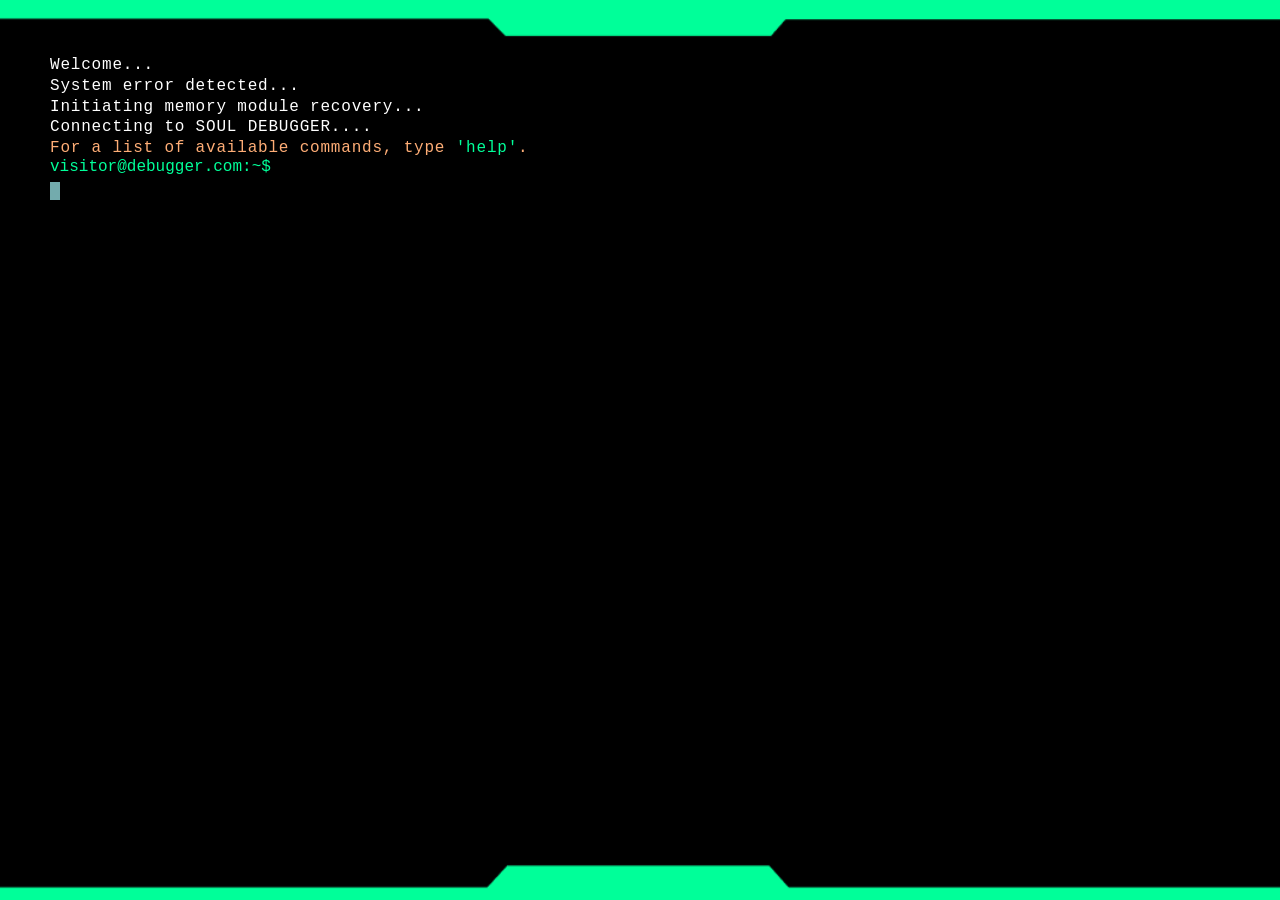
<file: projects/terminal/index.html>
<!DOCTYPE html>
<html lang="en">

<head>
    <meta charset="UTF-8">
    <meta name="viewport" content="width=device-width, initial-scale=1.0">
    <title>Terminal</title>

    <script src="caret.js" defer></script>

    <script src="command.js" defer></script>

    <script src="main.js" defer></script>

    <link rel="stylesheet" href="styles.css">
</head>

<body>
    <div id="terminal">

        <a id="before"></a>

        <div id="liner"></div>

        <span id="typer"></span>

        <span id="cursor" class="cursor"> </span>

        <textarea id="texter" autofocus></textarea>

        <div id="audio-container" style="display: none;">
            <audio id="scientist-sound" src="audio/scientist.MP3" preload="auto" controls></audio>
        </div>

    </div>
</body>

</html>
</file>
<file: projects/styles.css>
body {
    background-image: linear-gradient(to bottom, #FFF3FE, #B8D6F4);
    color: rgb(44, 44, 44);
    /* max-width: 1200px; */
    cursor: url('../images/candy2.svg'), auto;
    padding: 0 15px;
}

a:hover, button:hover, .clickable-element:hover {
    cursor: url('../images/candy.svg'), pointer;
}

a:active, button:active {
    cursor: url('../images/candy.svg'), pointer;
}

* {
    box-sizing: border-box;
    margin: 0;
    padding: 0;
}

h1,
h2,
h3 {
    font-family: "Inria Serif";
}

img {
    margin: 1%;
    width: 10%;
}

article img {
    display: block;
    width: 100%;
    /* height: 120%; */
    max-width: 1200px;
    padding-bottom: 20px;
    height:auto;
    margin: 20px auto;
}

.header {
    text-align: center;
    align-items: center;
    padding: 20px;
    display: flex;
    justify-content: center;
    /* width:80%; */
    max-width: 1200px;
}

.header h1 {
    display: inline-block;
    font-size: 3em;
    font-weight: bold;
    margin: 0;
    padding-left: 10px;
    padding-right: 10px;
    padding-bottom: 0;
    color: #8883bb;
    text-align: center;
    justify-content: center;
    /* text-decoration:overline solid 3px; */
}

h2 {
    text-align: center;
    font-size: 2em;
    font-weight: normal;
    color: #8a83da;
    justify-content: center;
    margin: auto;
    padding-bottom: 20px;
}

h3 {
    text-align: left;
    font-size: 1em;
    font-weight: normal;
    margin: 10px auto;
    color: #3E579E;
    /* margin:10px; */
    padding:0 20px 10px 20px;
    /* padding-bottom: 20px; */
}

h4{
    text-align: left;
    font-size: 1.5em;
    font-weight: normal;
    margin: 10px auto;
    color: #3E579E;
    /* margin:10px; */
    margin-top:20px;
}

h5{
    text-align: left;
    font-size: 1.2em;
    font-weight: normal;
    margin: 10px auto;
    color: #3E579E;
    /* margin:10px; */
    margin-top:20px;
}


article {
    font-family: "Inria Serif";
    font-size: 1.2em;
    line-height: 2em;
    max-width: 800px;
    text-align: justify;
    margin: auto;
}

article a,
nav a {
    text-decoration: none;
    display: inline-block;
    padding: 8px 15px;
    margin: 5px 0;
    background-color: #FDF6C1;
    color: #3E579E;
    text-decoration: none;
    font-weight: bold;
    border-radius: 10px;
    /* border: 2px solid #8b8b8b; */
    /* text-decoration: none; */
}

article a:hover,
nav a:hover {
    background-color: #CDFDCA;
    color: #424242;
    border-radius: 10px;

}

li {
    list-style: none;
}

ul {
    padding: 20px;
    margin: 0;
    display: flex;          
    justify-content: center; 
    gap: 20px;
    flex-wrap: wrap;
}

#home-btn{
    background-color: #FFF3FE;
    color: #292929;
}

#home-btn:hover {
    background-color: #fe5500; 
    color: white;
}

.hint{
    padding-top:20px;
    padding-bottom: 20px;
    color:#ff8800;
}

.gamepage2{
    padding-bottom: 10px;
}

.title{
    padding-bottom: 20px;
    padding-top: 30px;
}

@media (max-width: 768px) {
    .header h1 {
        font-size: 2em; 
    }

    h2 {
        font-size: 1.5em;
    }

    article {
        font-size: 1.1em; 
        line-height: 1.6em;
    }

    article img {
        width: 100%;
        margin-left: 0;
        margin-right: 0;
    }
}

@media (max-width: 480px) {
    .header {
        flex-direction: column; 
    }

    nav a, article a {
        padding: 5px 10px; 
        font-size: 0.9em;
    }
}
</file>
<file: projects/terminal/styles.css>
body {
    margin: 0;
    padding: 15px 20px;
    min-height: 99%;
    width: 100%;
    min-width: 550px;
    color: #00ff99;
    background: #171717;
    font-family: cursor, monospace;
    overflow-x: hidden;
    background-image: url('images/background_image.png');
    background-size: cover;
    background-position: center center;
    background-repeat: no-repeat;
    background-attachment: fixed;
}


::selection {
    color: #211830;
    background-color: #00ff99;
}

::-moz-selection {
    color: #211830;
    background-color: #00ff99;
}

textarea {
    left: -1000px;
    position: absolute;
}

b {
    font-weight: bold;
    text-decoration: underline;
}

/* Cursor Start */
.cursor {
    font-size: 12px;
    color: #73ABAD;
    background-color: #73ABAD;
    position: relative;
    opacity: 1;
    height: 1.5em;
    width: 10px;
    max-width: 10px;
    transform: translateY(4px);
    overflow: hidden;
    text-indent: -5px;
    display: inline-block;
    text-decoration: blink;
    animation: blinker 1s linear infinite;
}

@keyframes blinker {
    50% {
        opacity: 0;
    }
}

#command {
    cursor: text;
    height: 50px;
    color: #73ABAD;
}

#liner {
    line-height: 1.3em;
    margin-top: -2px;
    animation: show 0.5s ease forwards;
    animation-delay: 1.2s;
    opacity: 0;
}

#liner::before {
    color: #00ff99;
    content: "visitor@debugger.com:~$";
}

#liner.password::before {
    content: "Password:";
}

@keyframes show {
    from {
        opacity: 0;
    }

    to {
        opacity: 1;
    }
}

/* Cursor End */
p {
    display: block;
    line-height: 1.3em;
    margin: 0;
    overflow: hidden;
    white-space: nowrap;
    margin: 0;
    letter-spacing: 0.05em;
    animation: typing 0.5s steps(30, end);
}

.no-animation {
    animation: typing 0 steps(30, end);
}

.margin {
    margin-left: 20px;
}

@keyframes typing {
    from {
        width: 0;
    }

    to {
        width: 100%;
    }
}

.index {
    color: #ffffff;
}

.color2 {
    color: #fead76;
}

.typer {
    color: #9be4e7;
    text-shadow: 0 0 5px #9be4e7;
}

.error {
    color: #bc0000;
}

.white {
    color: #fff;
}

.inherit,
a {
    color: #ff3131;
}

a {
    text-decoration: inherit;
}

a:hover {
    background: #aafcff;
    color: #211830;
}

a:focus {
    outline: 0;
}

#terminal {
    max-width: 800px;
    overflow-x: hidden;
    padding-left:30px;
    padding-top:40px;
}

#terminal p {
    white-space: pre-wrap;
    word-break: break-word;
    margin: 0;
}

span.text1 {
    color: #9be4e7;
}

span.text2 {
    color: #00b7be;
}

#terminal .letter-image {
    display: block;
    max-width: 80%;
    margin: 1em auto;
    border: 1px solid rgba(255, 255, 255, 0.2);
    border-radius: 4px;
}

.profile-image {
    display: block;
    max-width: 60%;
    /* margin: 1em auto; */
    border-radius: 8px;
    /* box-shadow: 0 0 8px rgba(0,255,153,0.5); */
  }
</file>
